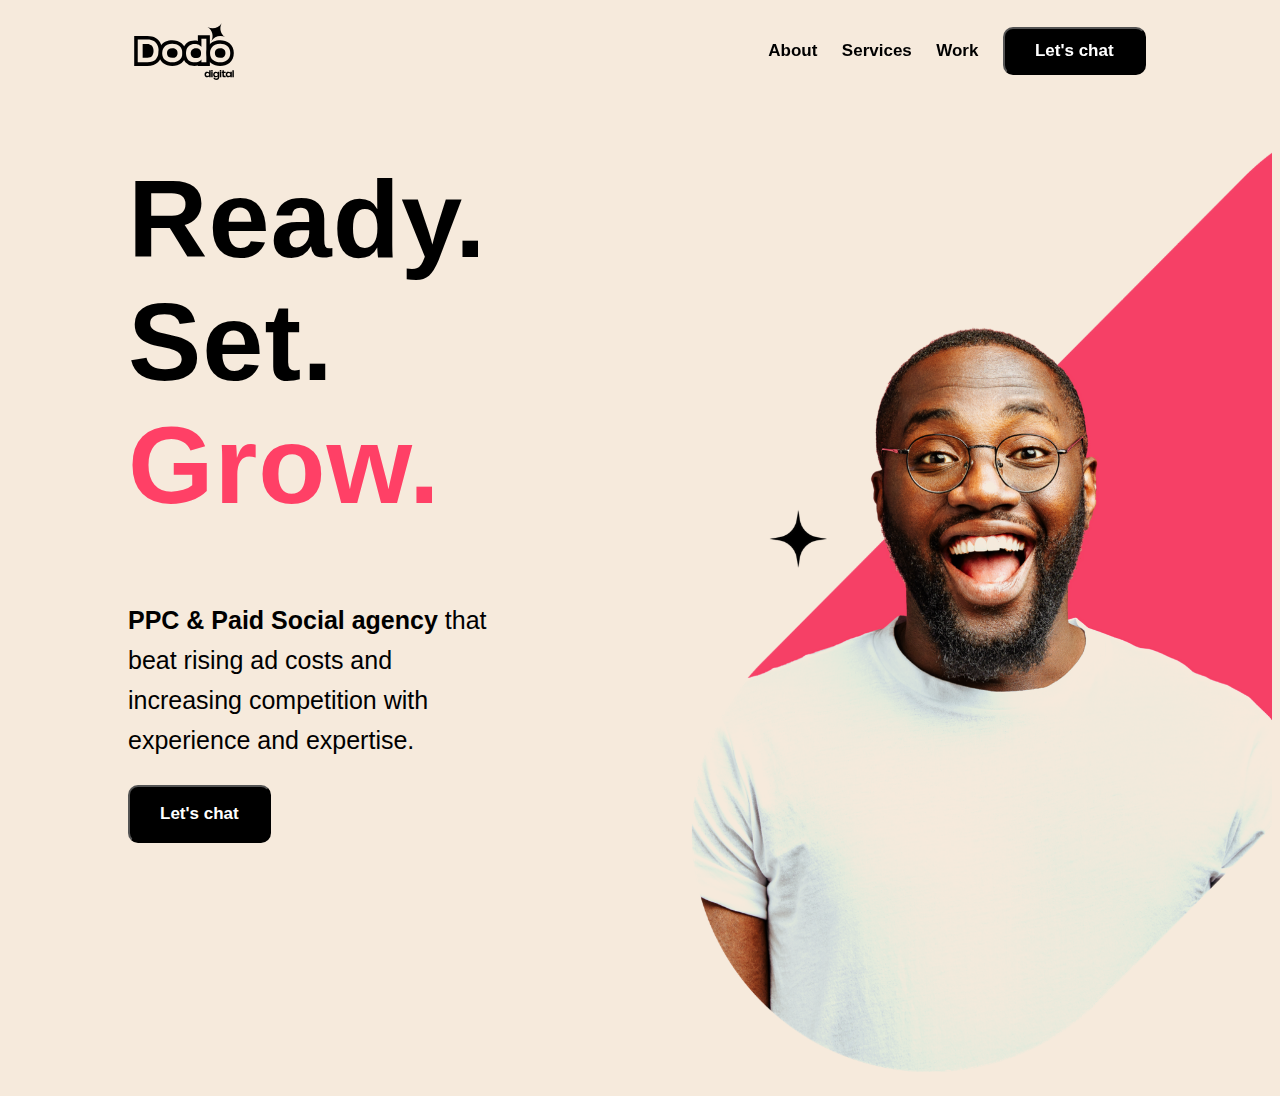
<file: Home.html>
<!DOCTYPE html>
<html lang="en">

<head>
    <meta charset="UTF-8">
    <meta http-equiv="X-UA-Compatible" content="IE=edge">
    <meta name="viewport" content="width=device-width, initial-scale=1.0">
    <title>Pratice</title>
    <link rel="stylesheet" href="Home.css">
</head>

<body>
    <nav class="nav-bar">
        <div>
            <img src="images/DODP SVG.svg" alt="logo" class="img-logo">
        </div>
        <div>
            <a class="nav-link" href="about">About</a>
            <a class="nav-link" href="services">Services</a>
            <a class="nav-link" href="work">Work</a>
            <button class="button-nav">Let's chat</button>
        </div>

    </nav>
    <section class="section1">
        <div>
            <h1 class="header-title">
                <span>Ready.</span> <span>Set.</span> <span class="grow">Grow.</span>
            </h1>
            <p class="header-details"><b>PPC & Paid Social agency</b> that beat rising ad costs and increasing
                competition with experience and expertise.</p>
            <button class="button-head">Let's chat</button>
        </div>
        <div>
            <img src="images/man.png" alt="image" class="image-head">
        </div>
    </section>
</body>

</html>
</file>
<file: Home.css>
body {
  background-color: rgb(246, 234, 220);
  font-family: Plusjakartasans, sans-serif;
}
.nav-bar {
  display: flex;
  justify-content: space-between;
  align-items: center;
  width: 80%;
  margin: auto;
  position: sticky;
  top: 0px;
  background-color: transparent;
  padding-top: 10px;
}
.img-logo {
  width: 100px;
}
.nav-link {
  text-decoration: none;
  padding-right: 20px;
  color: black;
  font-family: Plusjakartasans, sans-serif;
  font-weight: bold;
  font-size: 17px;
}
.button-nav {
  background-color: black;
  color: white;
  font-weight: 700;
  padding: 12px 30px;
  font-size: 17px;
  font-family: Plusjakartasans, sans-serif;
  border-radius: 10px;
}
.fa-solid{
  padding-left: 10px;
}

/* This is section one  */

.section1{
  overflow: hidden;
}

.header-title {
  display: flex;
  flex-direction: column;
  font-size: 110px;
  line-height: 123px;
  letter-spacing: 1px;
}

.grow {
  color: #ff4066;
}

.header-details {
  font-size: 25px;
  font-weight: 400;
  line-height: 40px;
}

.button-head {
  background-color: black;
  color: white;
  font-weight: 700;
  padding: 17px 30px;
  font-size: 17px;
  font-family: Plusjakartasans, sans-serif;
  border-radius: 10px;
}

.section1{
    display: flex;
    margin-left: 120px;
}

.image-head{
    mix-blend-mode: darken;
    width: 100%;
    width: 1000px;
    height: 1000px;
    padding-left: 200px;
}

.moved{
  font-family: Plusjakartasans, sans-serif;
  font-size: 23px;
  font-weight: 400;
  line-height: 36px;
  color: #1a1a1a;
  width: 500px;
}
                        
.details{
  display: flex;
  justify-content: space-between;
  align-items: center;
}

.details img{
  height: 80px;
  width: 80px;
  border-radius: 100px;
  margin-right: 20px;
}

.evans{
  width: 400px;
  font-family: Plusjakartasans, sans-serif;
}

.evans h2{
  color: black;
  font-size: 18px;
  font-weight: 700px;
}

.evans p{
  font-size: 18px;
  line-height: 36px;
  color: #1a1a1a;
  margin-top: -18px;
}
/* This is the second section */


/* This is section3 */
.section3{
  /* background-color: blue; */
  padding: 20px 0px 50px;
  background-color: rgb(245,246,247);
}

.section3 img{
  margin: 70px 0px 0px;
  padding-left: 100px;
}

.section3 .growth{
  text-align: center;
}

.section3 .growth .first-paragraphy{
  font-size: 15px;
  color: gray;
  font-weight: bold;
}

.section3 .growth h1{
  font-size: 64px;
  color: black;
  margin-top: 20px;
  margin-bottom: 20px;
}

.section3 .growth .second-paragraphy{
  font-size: 24px;
  color: black;
  padding: 0px 370px 0px;
}

/* Section4 */

.section4{
  background-color: rgb(245,246,247);

}

hr{
  width: 70%;
  padding: 0px 80px 0px;
}

.section4 .ads{
  display: flex;
  justify-content: space-between;
  padding: 20px 200px;
  margin-bottom: 50px;
}

.section4 .ads img{
  /* background-color: gray; */
  /* height: 100px;
  width: 100px; */
  border: 12px rgba(128, 128, 128, 0.105) solid;
  /* border: 12px rgba(228, 210, 188, 0.479) solid; */
  border-radius: 30px;
}

.section4 .partner{
  /* width: 80%; */
  display: flex;
  justify-content: space-between;
  align-items: center;
  margin-top: 50px;
  padding: 0px 300px 0px;
}

.section4 .partner .google-partner img{
  height: 120px;
  width: 120px;
}

.section4 .partner .microsoft-partner img{
  height: 60px;
  width: 250px;
  
}

.section4 .partner .meta-partner img{
  height: 120px;
  width: 120px;
}

.section4 .partner .tiktok-partner img{
  height: 120px;
  width: 120px;
}
</file>
